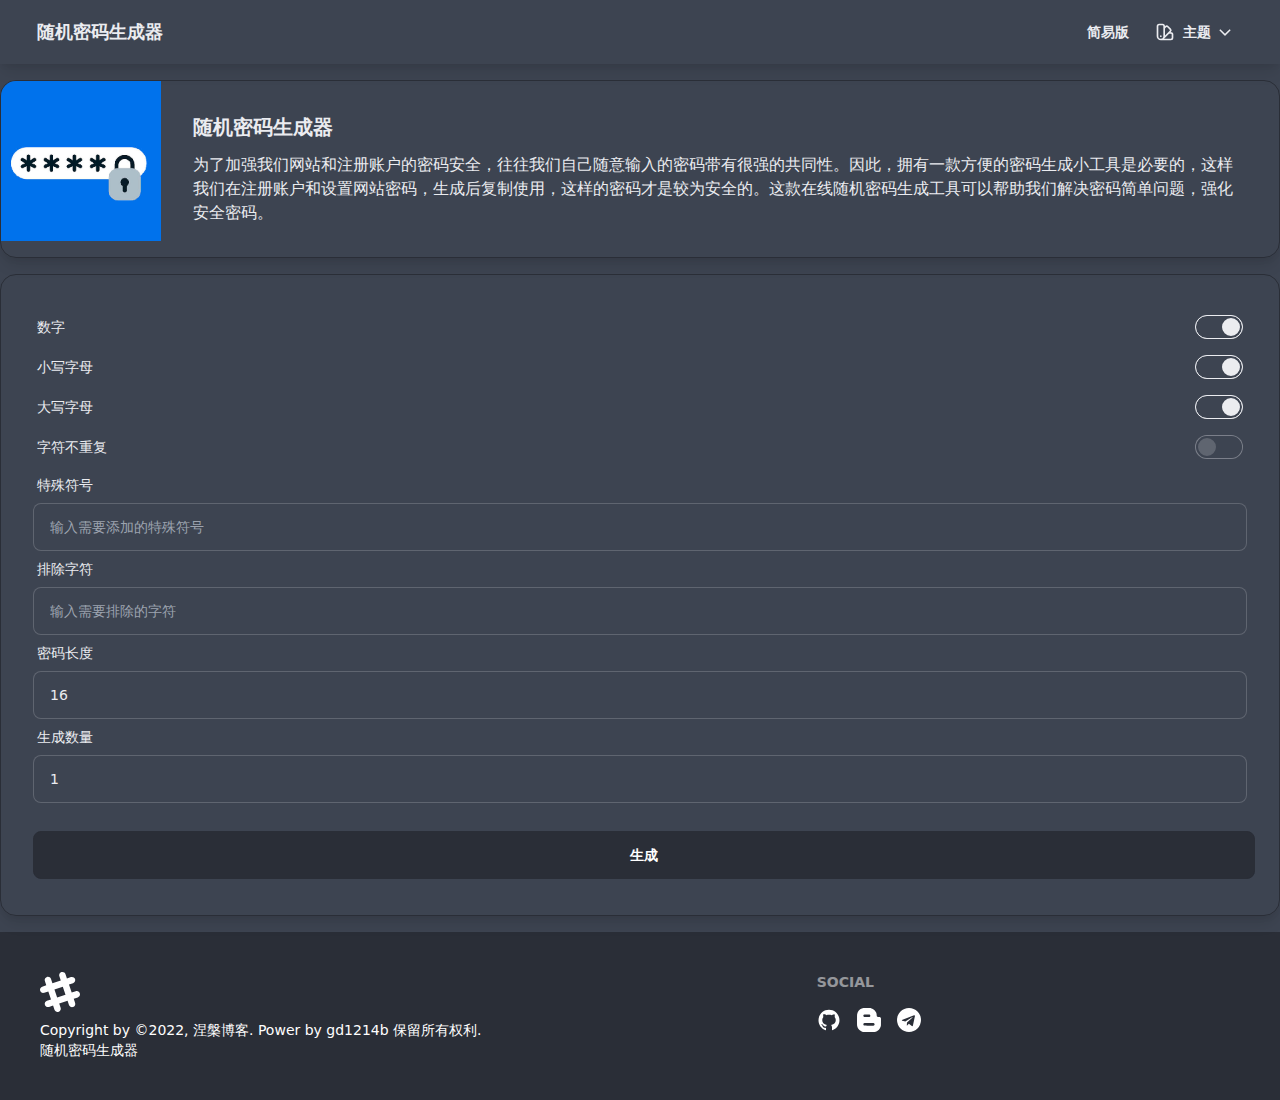
<file: index.html>
<html data-theme="dark">

<head>
    <meta http-equiv="Content-Type" content="text/html; charset=utf-8">
    <title>随机密码生成器</title>
    <link rel="icon" href="/static/fav.png" />
    <meta name="viewport" content="width=device-width, initial-scale=1.0" />
    <meta name="keywords" content="密码生成器,随机密码,工具箱,万能工具箱">
    <meta name="description" content="生成各种强度的随机密码">
    <meta name="author" content="Pluto" />
    <link href="/static/full.css" rel="stylesheet" type="text/css" />
    <link href="/static/tailwind.min.css" rel="stylesheet" type="text/css" />
    <script src="/static/sweetalert_2.js"></script>
    <script src="/static/vue_2.js"></script>
    <script src="/static/axios.min.js"></script>
    <script src="/static/http.js"></script>
    <script src="/static/common.js"></script>
    <script src="/static/api.js"></script>
    <link rel="stylesheet" href="/static/style.css">
</head>

<body>
    <div class="site-main">
        <div class="navbar mb-2 shadow-lg  text-base-content">
            <div class="flex-1 px-2 mx-2">
                <a class="btn btn-ghost btn-sm rounded-btn text-lg font-bold" href="/">
                    随机密码生成器 </a>
            </div>
            <div class="flex-none hidden px-2 mx-2 lg:flex">
                <div class="flex items-stretch">

					<div title="simple" class="dropdown">
						<div tabindex="0" class="btn-ghost btn btn-sm">
						<a target="_blank" href="/simple/index.html"><span class="md:inline">简易版</span></a>
						</div>
					</div>
                    <div title="Change Theme" class="dropdown dropdown-end">
                        <div tabindex="0" class="btn-ghost btn btn-sm">
                            <svg xmlns="http://www.w3.org/2000/svg" fill="none" viewBox="0 0 24 24"
                                class="inline-block w-5 mr-2 stroke-current">
                                <path stroke-linecap="round" stroke-linejoin="round" stroke-width="2"
                                    d="M7 21a4 4 0 01-4-4V5a2 2 0 012-2h4a2 2 0 012 2v12a4 4 0 01-4 4zm0 0h12a2 2 0 002-2v-4a2 2 0 00-2-2h-2.343M11 7.343l1.657-1.657a2 2 0 012.828 0l2.829 2.829a2 2 0 010 2.828l-8.486 8.485M7 17h.01">
                                </path>
                            </svg>
                            <span class="hidden md:inline">主题</span>
                            <svg xmlns="http://www.w3.org/2000/svg" viewBox="0 0 1792 1792"
                                class="inline-block w-5 mr-2 ml-1 fill-current">
                                <path
                                    d="M1395 736q0 13-10 23l-466 466q-10 10-23 10t-23-10l-466-466q-10-10-10-23t10-23l50-50q10-10 23-10t23 10l393 393 393-393q10-10 23-10t23 10l50 50q10 10 10 23z">
                                </path>
                            </svg>
                        </div>
                        <div
                            class="mt-16 overflow-y-auto shadow-2xl top-px dropdown-content h-96 w-52 rounded-b-box bg-base-200 text-base-content">
                            <ul class="p-4 menu compact">
                                <li><a tabindex="0" data-set-theme="light" data-act-class="active">🌝 浅色模式</a></li>
                                <li><a tabindex="0" data-set-theme="dark" data-act-class="active">🌚 深色模式</a></li>
                                <li><a tabindex="0" data-set-theme="cupcake" data-act-class="active">🧁 cupcake</a></li>
                                <li><a tabindex="0" data-set-theme="bumblebee" data-act-class="active">🐝 bumblebee</a>
                                </li>
                                <li><a tabindex="0" data-set-theme="emerald" data-act-class="active">✳ Emerald</a></li>
                                <li><a tabindex="0" data-set-theme="corporate" data-act-class="active">🏢 Corporate</a>
                                </li>
                                <li><a tabindex="0" data-set-theme="synthwave" data-act-class="active">🌃 synthwave</a>
                                </li>
                                <li><a tabindex="0" data-set-theme="retro" data-act-class="active">👴 retro</a></li>
                                <li><a tabindex="0" data-set-theme="cyberpunk" data-act-class="active">🤖 cyberpunk</a>
                                </li>
                                <li><a tabindex="0" data-set-theme="valentine" data-act-class="active">🌸 valentine</a>
                                </li>
                                <li><a tabindex="0" data-set-theme="halloween" data-act-class="active">🎃 halloween</a>
                                </li>
                                <li><a tabindex="0" data-set-theme="garden" data-act-class="active">🌷 garden</a></li>
                                <li><a tabindex="0" data-set-theme="forest" data-act-class="active">🌲 forest</a></li>
                                <li><a tabindex="0" data-set-theme="aqua" data-act-class="active">🐟 aqua</a></li>
                                <li><a tabindex="0" data-set-theme="lofi" data-act-class="active">👓 lofi</a></li>
                                <li><a tabindex="0" data-set-theme="pastel" data-act-class="active">🖍 pastel</a></li>
                                <li><a tabindex="0" data-set-theme="fantasy" data-act-class="active">🧚‍♀ fantasy</a>
                                </li>
                                <li><a tabindex="0" data-set-theme="wireframe" data-act-class="active">📝 Wireframe</a>
                                </li>
                                <li><a tabindex="0" data-set-theme="black" data-act-class="active">🏴 black</a></li>
                                <li><a tabindex="0" data-set-theme="luxury" data-act-class="active">💎 luxury</a></li>
                                <li><a tabindex="0" data-set-theme="dracula" data-act-class="active">🧛‍♂ dracula</a>
                                </li>
                                <li><a tabindex="0" data-set-theme="cmyk" data-act-class="active">🖨 CMYK</a></li>
                            </ul>
                        </div>
                    </div>

                </div>
            </div>
            <div class="flex-none lg:hidden">
                <div title="Change Theme" class="dropdown dropdown-end">
                    <div tabindex="0" class="btn-ghost btn btn-sm">
                        <svg xmlns="http://www.w3.org/2000/svg" fill="none" viewBox="0 0 24 24"
                            class="inline-block w-5 mr-2 stroke-current">
                            <path stroke-linecap="round" stroke-linejoin="round" stroke-width="2"
                                d="M7 21a4 4 0 01-4-4V5a2 2 0 012-2h4a2 2 0 012 2v12a4 4 0 01-4 4zm0 0h12a2 2 0 002-2v-4a2 2 0 00-2-2h-2.343M11 7.343l1.657-1.657a2 2 0 012.828 0l2.829 2.829a2 2 0 010 2.828l-8.486 8.485M7 17h.01">
                            </path>
                        </svg>
                        <span class="hidden md:inline">Change Theme</span>
                        <svg xmlns="http://www.w3.org/2000/svg" viewBox="0 0 1792 1792"
                            class="inline-block w-5 mr-2 ml-1 fill-current">
                            <path
                                d="M1395 736q0 13-10 23l-466 466q-10 10-23 10t-23-10l-466-466q-10-10-10-23t10-23l50-50q10-10 23-10t23 10l393 393 393-393q10-10 23-10t23 10l50 50q10 10 10 23z">
                            </path>
                        </svg>
                    </div>
                    <div
                        class="mt-16 overflow-y-auto shadow-2xl top-px dropdown-content h-96 w-52 rounded-b-box bg-base-200 text-base-content">
                        <ul class="p-4 menu compact">
                            <li><a tabindex="0" data-set-theme="light" data-act-class="active">🌝 浅色模式</a></li>
                            <li><a tabindex="0" data-set-theme="dark" data-act-class="active">🌚 深色模式</a></li>
                            <li><a tabindex="0" data-set-theme="cupcake" data-act-class="active">🧁 cupcake</a></li>
                            <li><a tabindex="0" data-set-theme="bumblebee" data-act-class="active">🐝 bumblebee</a></li>
                            <li><a tabindex="0" data-set-theme="emerald" data-act-class="active">✳ Emerald</a></li>
                            <li><a tabindex="0" data-set-theme="corporate" data-act-class="active">🏢 Corporate</a></li>
                            <li><a tabindex="0" data-set-theme="synthwave" data-act-class="active">🌃 synthwave</a></li>
                            <li><a tabindex="0" data-set-theme="retro" data-act-class="active">👴 retro</a></li>
                            <li><a tabindex="0" data-set-theme="cyberpunk" data-act-class="active">🤖 cyberpunk</a></li>
                            <li><a tabindex="0" data-set-theme="valentine" data-act-class="active">🌸 valentine</a></li>
                            <li><a tabindex="0" data-set-theme="halloween" data-act-class="active">🎃 halloween</a></li>
                            <li><a tabindex="0" data-set-theme="garden" data-act-class="active">🌷 garden</a></li>
                            <li><a tabindex="0" data-set-theme="forest" data-act-class="active">🌲 forest</a></li>
                            <li><a tabindex="0" data-set-theme="aqua" data-act-class="active">🐟 aqua</a></li>
                            <li><a tabindex="0" data-set-theme="lofi" data-act-class="active">👓 lofi</a></li>
                            <li><a tabindex="0" data-set-theme="pastel" data-act-class="active">🖍 pastel</a></li>
                            <li><a tabindex="0" data-set-theme="fantasy" data-act-class="active">🧚‍♀ fantasy</a></li>
                            <li><a tabindex="0" data-set-theme="wireframe" data-act-class="active">📝 Wireframe</a></li>
                            <li><a tabindex="0" data-set-theme="black" data-act-class="active">🏴 black</a></li>
                            <li><a tabindex="0" data-set-theme="luxury" data-act-class="active">💎 luxury</a></li>
                            <li><a tabindex="0" data-set-theme="dracula" data-act-class="active">🧛‍♂ dracula</a></li>
                            <li><a tabindex="0" data-set-theme="cmyk" data-act-class="active">🖨 CMYK</a></li>
                        </ul>
                    </div>
                </div>
                <div class=" dropdown dropdown-end">
                    <button tabindex="0" class="btn btn-square btn-ghost">
                        <svg xmlns="http://www.w3.org/2000/svg" fill="none" viewBox="0 0 24 24"
                            class="inline-block w-6 h-6 stroke-current">
                            <path stroke-linecap="round" stroke-linejoin="round" stroke-width="2"
                                d="M4 6h16M4 12h16M4 18h16"></path>
                        </svg>
                    </button>
                    <ul tabindex="0"
                        class="p-2 shadow menu dropdown-content bg-base-100 rounded-box w-48 text-base-content">
                        <a href="/stars" class="btn btn-ghost btn-sm rounded-btn justify-start order-2">
                            <svg xmlns="http://www.w3.org/2000/svg" fill="none" viewBox="0 0 24 24"
                                class="inline-block w-5 mr-2 stroke-current">
                                <path stroke-linecap="round" stroke-linejoin="round" stroke-width="2"
                                    d="M4.318 6.318a4.5 4.5 0 000 6.364L12 20.364l7.682-7.682a4.5 4.5 0 00-6.364-6.364L12 7.636l-1.318-1.318a4.5 4.5 0 00-6.364 0z">
                                </path>
                            </svg>
                            Stars
                        </a>
                        <a target="_blank" href="https://t.me/aoaostar"
                            class="btn btn-ghost btn-sm rounded-btn justify-start order-3">
                            <svg xmlns="http://www.w3.org/2000/svg" fill="none" viewBox="0 0 24 24"
                                class="inline-block w-5 mr-2 stroke-current">
                                <path stroke-linecap="round" stroke-linejoin="round" stroke-width="2"
                                    d="M17 8h2a2 2 0 012 2v6a2 2 0 01-2 2h-2v4l-4-4H9a1.994 1.994 0 01-1.414-.586m0 0L11 14h4a2 2 0 002-2V6a2 2 0 00-2-2H5a2 2 0 00-2 2v6a2 2 0 002 2h2v4l.586-.586z" />
                            </svg>
                            Chat
                        </a>

                    </ul>
                </div>
            </div>
        </div>
        <div class="container mx-auto my-4">
            <div class="card lg:card-side bordered shadow-lg flex-row">
                <img class="w-40 h-40" src="/static/icon.png">
                <div class="card-body">
                    <h2 class="card-title">随机密码生成器</h2>
                    <p>为了加强我们网站和注册账户的密码安全，往往我们自己随意输入的密码带有很强的共同性。因此，拥有一款方便的密码生成小工具是必要的，这样我们在注册账户和设置网站密码，生成后复制使用，这样的密码才是较为安全的。这款在线随机密码生成工具可以帮助我们解决密码简单问题，强化安全密码。</p>
                </div>
            </div>
        </div>
        <div class="container mx-auto" id="app">
            <div class="card lg:card-side bordered shadow-lg">
                <div class="card-body">
                    <div class="main">
                        <div class="form-control">
                            <label class="cursor-pointer label">
                                <span class="label-text">数字</span>
                                <input v-model="set.include_number" type="checkbox" class="toggle">
                            </label>
                        </div>
                        <div class="form-control">
                            <label class="cursor-pointer label">
                                <span class="label-text">小写字母</span>
                                <input v-model="set.include_lowercaseletters" type="checkbox" class="toggle">
                            </label>
                        </div>
                        <div class="form-control">
                            <label class="cursor-pointer label">
                                <span class="label-text">大写字母</span>
                                <input v-model="set.include_uppercaseletters" type="checkbox" class="toggle">
                            </label>
                        </div>
                        <div class="form-control">
                            <label class="cursor-pointer label">
                                <span class="label-text">字符不重复</span>
                                <input v-model="set.password_unique" type="checkbox" class="toggle">
                            </label>
                        </div>
                        <div class="form-control">
                            <label class="label">
                                <span class="label-text">特殊符号</span>
                            </label>
                            <input v-model="set.special_characters" type="text" placeholder="输入需要添加的特殊符号"
                                class="input input-bordered">
                        </div>
                        <div class="form-control">
                            <label class="label">
                                <span class="label-text">排除字符</span>
                            </label>
                            <input v-model="set.exclude_characters" type="text" placeholder="输入需要排除的字符"
                                class="input input-bordered">
                        </div>
                        <div class="form-control">
                            <label class="label">
                                <span class="label-text">密码长度</span>
                            </label>
                            <input v-model="set.password_length" type="number" placeholder="生成密码的长度"
                                class="input input-bordered">
                        </div>
                        <div class="form-control">
                            <label class="label">
                                <span class="label-text">生成数量</span>
                            </label>
                            <input v-model="set.password_quantity" type="number" placeholder="需要生成的数量"
                                class="input input-bordered">
                        </div>
                    </div>
                    <div class="card-actions">
                        <button class="btn btn-primary btn-block" @click="generate">生成</button>
                    </div>
                    <div class="form-control" v-if="result">
                        <label class="label">
                            <span class="label-text">结果</span>
                        </label>
                        <textarea v-model="result" class="textarea textarea-bordered  h-48"></textarea>
                    </div>
                </div>
            </div>
        </div>
        <script>
            new Vue({
                el: '#app',
                data: {
                    plugin: JSON.parse(`{"id":2,"title":"密码生成器","logo":"https:\/\/cdn.jsdelivr.net\/gh\/lhl77\/repository@main\/blog\/20220124181429.png","desc":"生成各种强度的随机密码","alias":"rand_password","class":"aoaostar_com\\rand_password","config":{},"version":"v1.0","weight":0,"enable":1,"request_count":0,"category_id":2,"create_time":"2022-01-24 14:46:32","update_time":"2022-01-24 18:14:44","category":{"id":2,"title":"常用","weight":30,"create_time":"2022-01-24 17:09:09","update_time":"2022-01-24 17:10:22"}}`),
                    set: {
                        include_number: true,
                        include_lowercaseletters: true,
                        include_uppercaseletters: true,
                        password_unique: false,
                        special_characters: '',
                        exclude_characters: '',
                        password_length: 16,
                        password_quantity: 1,
                    },
                    result: '',
                },
                created() {
                },
                methods: {
                    generate() {
                        let arr = [];
                        let letters = '';
                        if (this.set.include_number) {
                            letters += '0123456789'
                        }
                        if (this.set.include_lowercaseletters) {
                            letters += 'abcdefghijklmnopqrstuvwxyz'
                        }
                        if (this.set.include_uppercaseletters) {
                            letters += 'ABCDEFGHIJKLMNOPQRSTUVWXYZ'
                        }
                        if (this.set.special_characters) {
                            letters += this.set.special_characters
                        }
                        if (this.set.exclude_characters) {
                            letters = letters.replace(new RegExp(this.set.exclude_characters.split('').join('|'), 'g'), '');
                        }
                        const _letters = [...new Set(letters.split(''))]
                        if (this.set.password_unique) {
                            if (_letters.length < 1 || _letters.length < this.set.password_length) {
                                $message.error('可用字符为空，无法生成')
                                return
                            }
                        }
                        let sum = 0
                        let keys = [..._letters.keys()]
                        keys.forEach(item => sum += item + 1);
                        if (sum < this.set.password_quantity) {
                            $message.error(`最多生成${sum}个`)
                            return
                        }
                        while (arr.length < this.set.password_quantity) {
                            let password = '';
                            while (password.length < this.set.password_length) {
                                if (_letters.length < 1) break;
                                let idx = this.rand(_letters.length);
                                if (this.set.password_unique && password.includes(_letters[idx])) {
                                    continue
                                }
                                password += _letters[idx];
                            }
                            if (arr.indexOf(password) === -1) {
                                arr.push(password)
                            }
                        }

                        this.result = arr.join('\n')
                    },
                    rand(max) {
                        return Math.floor(Math.random() * max);
                    }
                },
            })

        </script>
    </div>
    <div class="site-footer">
        <footer class="p-10 footer bg-neutral text-neutral-content mt-4">
            <div>
                <svg width="40" height="40" viewBox="0 0 24 24" xmlns="http://www.w3.org/2000/svg" fill-rule="evenodd"
                    clip-rule="evenodd" class="fill-current">
                    <path
                        d="M22.672 15.226l-2.432.811.841 2.515c.33 1.019-.209 2.127-1.23 2.456-1.15.325-2.148-.321-2.463-1.226l-.84-2.518-5.013 1.677.84 2.517c.391 1.203-.434 2.542-1.831 2.542-.88 0-1.601-.564-1.86-1.314l-.842-2.516-2.431.809c-1.135.328-2.145-.317-2.463-1.229-.329-1.018.211-2.127 1.231-2.456l2.432-.809-1.621-4.823-2.432.808c-1.355.384-2.558-.59-2.558-1.839 0-.817.509-1.582 1.327-1.846l2.433-.809-.842-2.515c-.33-1.02.211-2.129 1.232-2.458 1.02-.329 2.13.209 2.461 1.229l.842 2.515 5.011-1.677-.839-2.517c-.403-1.238.484-2.553 1.843-2.553.819 0 1.585.509 1.85 1.326l.841 2.517 2.431-.81c1.02-.33 2.131.211 2.461 1.229.332 1.018-.21 2.126-1.23 2.456l-2.433.809 1.622 4.823 2.433-.809c1.242-.401 2.557.484 2.557 1.838 0 .819-.51 1.583-1.328 1.847m-8.992-6.428l-5.01 1.675 1.619 4.828 5.011-1.674-1.62-4.829z">
                    </path>
                </svg>
                <p>Copyright by &copy;2022, <a target="_blank" href="https://nie.su">涅槃博客</a>. Power by <a target="_blank" href="https://github.com/gd1214b/password">gd1214b</a>
                        保留所有权利.<br />随机密码生成器
                </p>
            </div>
            <div>
                <span class="footer-title">Social</span>
                <div class="grid grid-flow-col gap-4">
                    <a target="_blank" href="https://github.com/92jling">
                        <svg class="fill-current" viewBox="0 0 1024 1024" xmlns="http://www.w3.org/2000/svg" width="24"
                            height="24">
                            <path
                                d="M511.6 76.3C264.3 76.2 64 276.4 64 523.5 64 718.9 189.3 885 363.8 946c23.5 5.9 19.9-10.8 19.9-22.2v-77.5c-135.7 15.9-141.2-73.9-150.3-88.9C215 726 171.5 718 184.5 703c30.9-15.9 62.4 4 98.9 57.9 26.4 39.1 77.9 32.5 104 26 5.7-23.5 17.9-44.5 34.7-60.8-140.6-25.2-199.2-111-199.2-213 0-49.5 16.3-95 48.3-131.7-20.4-60.5 1.9-112.3 4.9-120 58.1-5.2 118.5 41.6 123.2 45.3 33-8.9 70.7-13.6 112.9-13.6 42.4 0 80.2 4.9 113.5 13.9 11.3-8.6 67.3-48.8 121.3-43.9 2.9 7.7 24.7 58.3 5.5 118 32.4 36.8 48.9 82.7 48.9 132.3 0 102.2-59 188.1-200 212.9 23.5 23.2 38.1 55.4 38.1 91v112.5c0.8 9 0 17.9 15 17.9 177.1-59.7 304.6-227 304.6-424.1 0-247.2-200.4-447.3-447.5-447.3z">
                            </path>
                        </svg>
                    </a>
                    <a target="_blank" href="https://nie.su">
                        <svg class="fill-current" viewBox="0 0 1024 1024" xmlns="http://www.w3.org/2000/svg" p-id="2909"
                            width="24" height="24">
                            <path
                                d="M1021.28864 435.2c-4.8-17.6-16-35.2-28.8-41.6-4.8-1.6-30.4-4.8-57.6-6.4-46.4-1.6-51.2-3.2-65.6-11.2-22.4-12.8-28.8-27.2-28.8-67.2 0-75.2-32-145.6-92.8-208-44.8-44.8-92.8-75.2-150.4-92.8-12.8-4.8-43.2-4.8-144-6.4-158.4-1.6-193.6 1.6-248 22.4C106.08864 62.4 34.08864 147.2 8.48864 252.8 3.68864 273.6 2.08864 305.6 0.48864 491.2c-1.6 232 0 265.6 16 312 11.2 38.4 24 60.8 48 94.4 48 62.4 118.4 108.8 188.8 121.6 35.2 4.8 451.2 6.4 494.4 1.6 73.6-9.6 132.8-40 187.2-96 40-40 64-84.8 80-142.4 6.4-24 8-35.2 8-177.6 1.6-105.6 1.6-156.8-1.6-169.6z m-736-144c17.6-17.6 22.4-19.2 134.4-19.2 100.8 0 104 0 118.4 8 20.8 11.2 30.4 25.6 30.4 49.6 0 22.4-8 36.8-28.8 49.6-9.6 6.4-16 6.4-115.2 8-60.8 0-108.8-1.6-116.8-3.2-36.8-11.2-49.6-65.6-22.4-92.8z m438.4 456l-33.6 4.8-177.6 3.2c-155.2 1.6-200-1.6-208-4.8-16-6.4-32-27.2-33.6-44.8-3.2-16 6.4-40 19.2-51.2 16-14.4 24-14.4 222.4-16 204.8 0 203.2 0 222.4 17.6 27.2 27.2 20.8 72-11.2 91.2z">
                            </path>
                        </svg>
                    </a>
                    <a target="_blank" href="https://t.me/niepantea">
                        <svg class="fill-current" viewBox="0 0 1024 1024" xmlns="http://www.w3.org/2000/svg" width="24"
                            height="24">
                            <path
                                d="M679.428571 746.857143l84-396q5.142857-25.142857-6-36t-29.428571-4L234.285714 501.142857q-16.571429 6.285714-22.571428 14.285714t-1.428572 15.142858 18.285715 11.142857l126.285714 39.428571 293.142857-184.571428q12-8 18.285714-3.428572 4 2.857143-2.285714 8.571429l-237.142857 214.285714-9.142857 130.285714q13.142857 0 25.714285-12.571428l61.714286-59.428572 128 94.285715q36.571429 20.571429 46.285714-21.714286z m344.571429-234.857143q0 104-40.571429 198.857143t-109.142857 163.428571-163.428571 109.142857-198.857143 40.571429-198.857143-40.571429-163.428571-109.142857-109.142857-163.428571T0 512t40.571429-198.857143 109.142857-163.428571T313.142857 40.571429 512 0t198.857143 40.571429 163.428571 109.142857 109.142857 163.428571 40.571429 198.857143z">
                            </path>
                        </svg>
                    </a>
                </div>
            </div>
        </footer>
        <button onclick="scrollTopSmooth(0)" class="btn btn-circle btn-lg fixed bottom-10 right-10 invisible"
            id="back-to-top">
            <svg xmlns="http://www.w3.org/2000/svg" class="h-6 w-6" fill="none" viewBox="0 0 24 24"
                stroke="currentColor">
                <path stroke-linecap="round" stroke-linejoin="round" stroke-width="2" d="M7 11l5-5m0 0l5 5m-5-5v12" />
            </svg>
        </button>
        <div style="display: none">
            <script type="text/javascript"
                src="https://s9.cnzz.com/z_stat.php?id=1280727911&web_id=1280727911"></script>
        </div>
    </div>
    <script src="/static/index.js"></script>
</body>

</html>
</file>
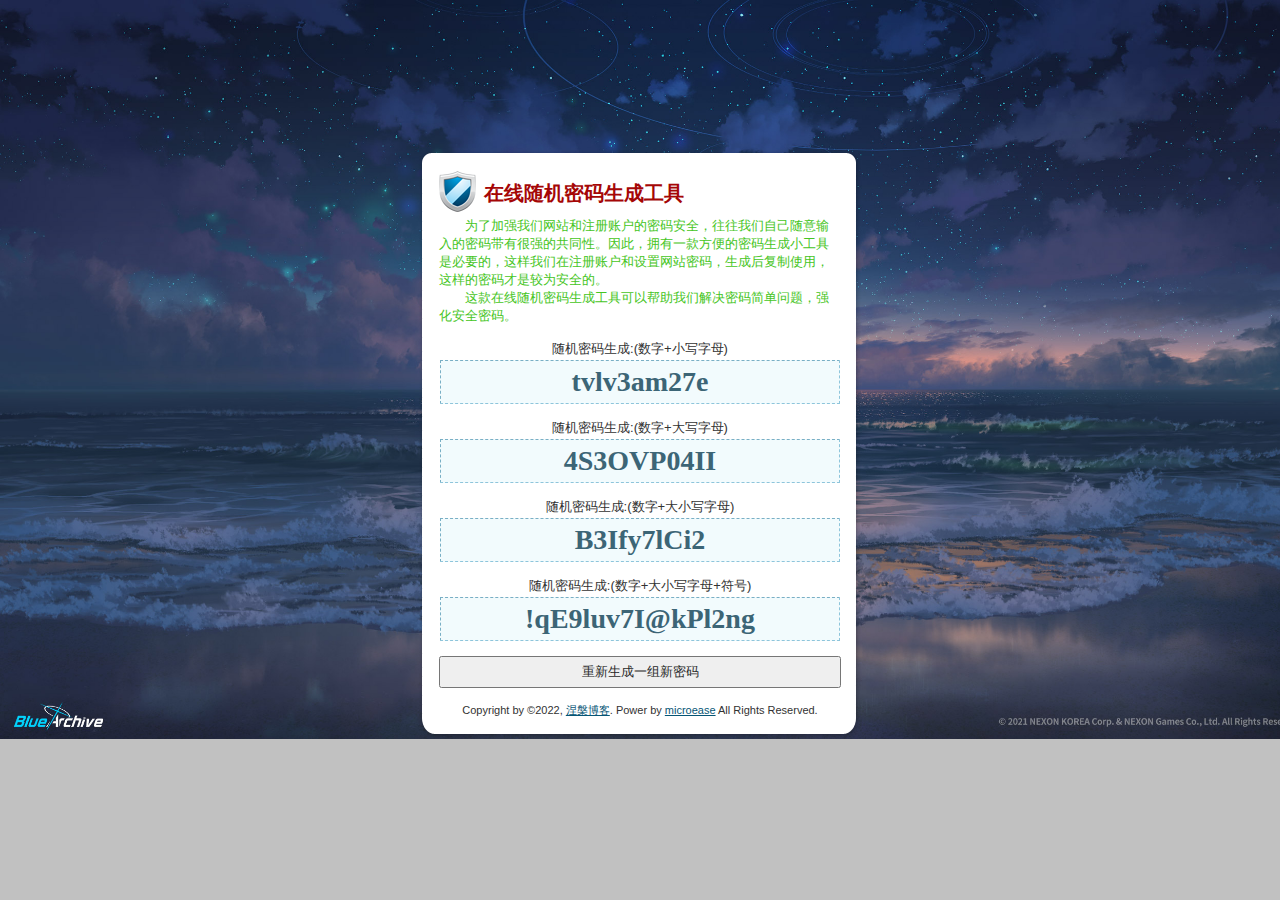
<file: simple/index.html>
<!DOCTYPE html PUBLIC "-//W3C//DTD XHTML 1.0 Transitional//EN"
        "https://www.w3.org/TR/xhtml1/DTD/xhtml1-transitional.dtd">
<html xmlns="https://www.w3.org/1999/xhtml">
<head>
    <meta http-equiv="Content-Type" content="text/html; charset=UTF-8">
    <title>在线随机密码生成工具</title>
    <meta http-equiv="Pragma" content="no-cache">
    <link rel="STYLESHEET" type="text/css" href="style.css">
	<link rel="icon" type="images/png" href="images/h1-icon.png">
    <script type="text/javascript" src="password.js"></script>
</head>

<body>


<div id="container">
    <div id="top"></div>

    <div id="content">
        <h1>在线随机密码生成工具</h1>
        <p id="randomColor">　　为了加强我们网站和注册账户的密码安全，往往我们自己随意输入的密码带有很强的共同性。因此，拥有一款方便的密码生成小工具是必要的，这样我们在注册账户和设置网站密码，生成后复制使用，这样的密码才是较为安全的。<br>　　这款在线随机密码生成工具可以帮助我们解决密码简单问题，强化安全密码。
        </p>

        <div id="password-area">
            随机密码生成:(数字+小写字母)<br>
            <input id="randomNumAndeng" name="random_password" type="text" value="xxx"
                   onclick="this.select();" class="password-form"><br>
            <br>
            随机密码生成:(数字+大写字母)<br>
            <input id="randomNumAndENG" name="random_password" type="text" value="xxx" onclick="this.select();" class="password-form"><br>
            <br>
            随机密码生成:(数字+大小写字母)<br>
            <input id="randomNumAndengAndENG" name="random_password" type="text" value="xxx" onclick="this.select();"
                   class="password-form"><br>
            <br>
            随机密码生成:(数字+大小写字母+符号)<br>
            <input id="randomNumAndengAndENGAndSpecial" name="random_password" type="text" value="xxx" onclick="this.select();"
                   class="password-form"><br>
            <br>
            <button onclick="javascript:location.reload()" id="generate-button">重新生成一组新密码</button>
            <br>
        </div>

        <br>
        <div id="bottom-text">
            <div class="bookmark-link">
                <!-- <a href="#">如果你认为这款工具有用，(Ctrl+D)收藏一下吧</a> -->
				Copyright by &copy;2022, <a target="_blank" href="https://nie.su">涅槃博客</a>. Power by <a href="https://github.com/microease/radomPassword">microease</a> All Rights Reserved.
            </div>


        </div>
    </div>
    <div id="bottom"></div>
</div>

<!-- <div id="footer">
   <a href="http://www.wzxdm.com/">我在写代码</a> All Rights Reserved.
</div>
 -->
</body>
</html>
</file>
